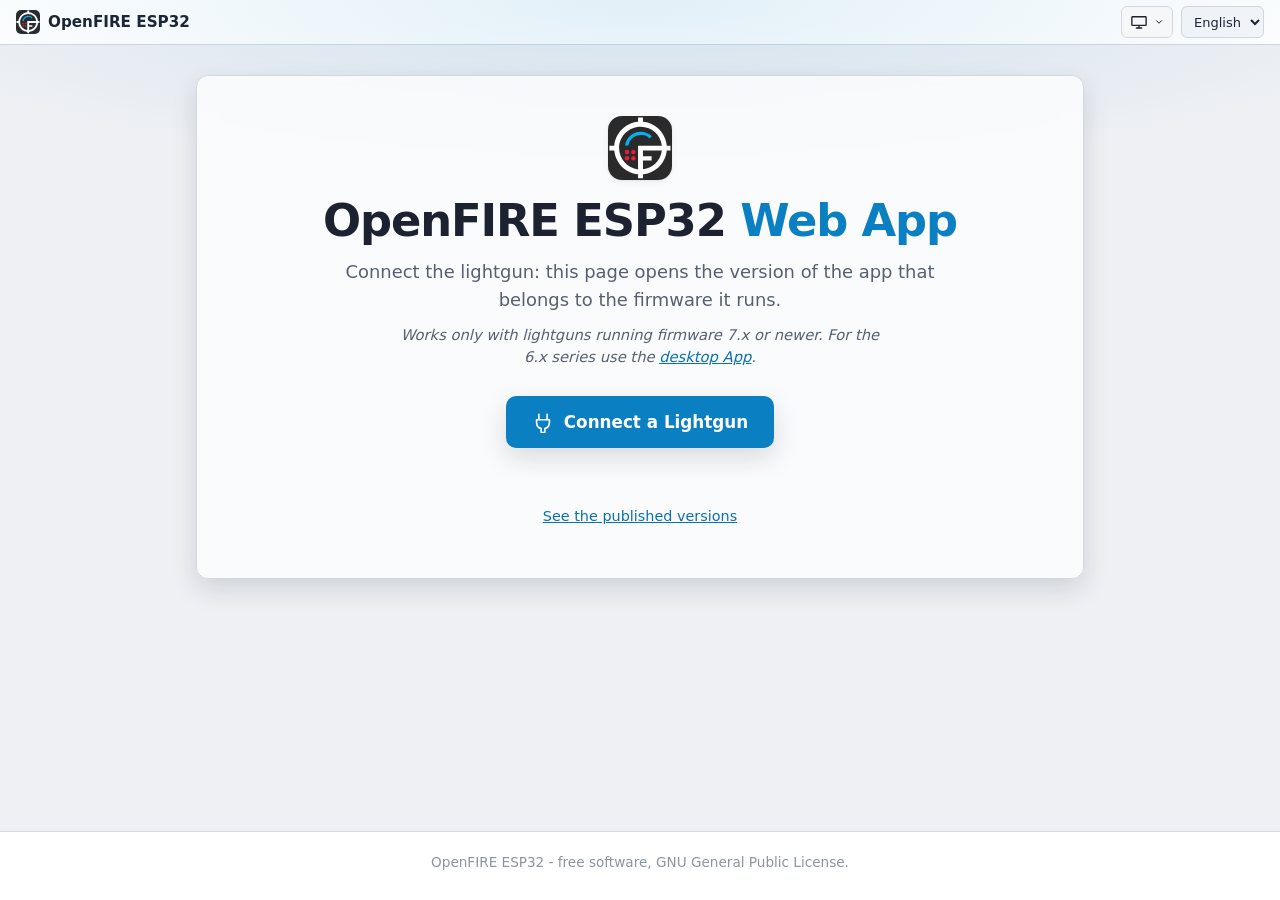
<file: lightgun/webapp/launcher/index.html>
<!DOCTYPE html>
<!--
    OpenFIRE Web App - home of the published site.

    Not the app: one button. It asks the lightgun which firmware it runs, looks that
    version up in versions.json and opens the app published for it (v/<version>/).
    The app itself never lives here - every version of it lives in its own folder.

    The look is the one of the project's home page (the "hub"): same colours, same
    top bar, same cards, so moving between the two does not feel like another site.

    The scripts between the markers are joined into launcher.js by
    scripts/webapp_build.py (python scripts/webapp_build.py launcher). The connection and
    the reading of the first packet are the same files the app uses, so there is one
    implementation of the protocol and not two.

    Served from webapp/launcher/ it also runs unbundled, for development.
-->
<html lang="en">
<head>
<meta charset="utf-8">
<meta name="viewport" content="width=device-width, initial-scale=1">
<title>OpenFIRE ESP32 Web App</title>
<meta name="description" content="OpenFIRE ESP32: the browser configuration app, in the version that belongs to your firmware.">
<meta name="color-scheme" content="light dark">
<link rel="icon" href="data:image/svg+xml,%3Csvg xmlns='http://www.w3.org/2000/svg' viewBox='0 0 90.691 90.691'%3E%3Crect width='90.691' height='90.691' ry='9.6' fill='%232a2a2a'/%3E%3Cg transform='translate(2,2)'%3E%3Cpath fill='%23fff' d='M86.6 40H81.3C79.6 22.2 65.4 7.9 47.6 6.3V0h-7V6.1C22.8 7.9 8.5 22.1 6.9 40h-7v7h7c1.7 17.8 15.9 32.1 33.7 33.7v5.6h7V80.7C65.4 79 79.7 64.8 81.3 47h5.3zm-72.9 3.5c0-16.8 13.6-30.4 30.4-30.4 16.8 0 28.4 11.8 30.2 26.9H40.6V73.7C25.5 72 13.7 59.1 13.7 43.5ZM47.6 73.6V60.9H59.8V55.2H47.6V46.9H74.3C72.7 60.9 61.6 72 47.6 73.6Z'/%3E%3C/g%3E%3C/svg%3E">
<style>
/*  I colori sono gli stessi della pagina iniziale del progetto e della web app di
    configurazione, così passare dall'una all'altra non sembra cambiare sito.     */
:root {
    color-scheme: light;
    --bg: #eef0f4;
    --surface: #ffffff;
    --surface-2: #f6f7f9;
    --surface-3: #e9ecf1;
    --border: #d3d8e0;
    --border-strong: #b9c0cc;
    --text: #1c2230;
    --muted: #556070;
    --faint: #8b94a3;
    --accent: #0a7fc2;
    --accent-soft: rgba(10, 127, 194, 0.12);
    --focus: 0 0 0 3px rgba(10, 127, 194, 0.35);
    --link: #0a6fb0;
    --danger: #b3261e;
    --shadow: 0 1px 2px rgba(20, 28, 45, 0.06), 0 2px 6px rgba(20, 28, 45, 0.06);
    --shadow-pop: 0 10px 30px rgba(20, 28, 45, 0.22);
    --card-lift: 0 10px 26px rgba(20, 28, 45, 0.14);
    /* Il vetro del pannello: la superficie del tema, ma semitrasparente, come
       sui pannelli della pagina degli strumenti. */
    --panel-glass: rgba(255, 255, 255, 0.72);
    --radius: 8px;
    --control-h: 32px;
    --font: system-ui, -apple-system, "Segoe UI", Roboto, "Helvetica Neue", Arial, sans-serif;
}
/* Le stesse variabili valgono in due casi: sistema scuro senza una scelta
   esplicita di chiaro, e scelta esplicita di scuro. In CSS puro i due
   selettori non si possono unire, quindi il blocco è ripetuto. */
@media (prefers-color-scheme: dark) {
    :root:not([data-theme="light"]) {
        color-scheme: dark;
        --bg: #14161b;
        --surface: #1d2027;
        --surface-2: #252932;
        --surface-3: #2d323c;
        --border: #363b47;
        --border-strong: #4a5160;
        --text: #e6e8ed;
        --muted: #a6aebb;
        --faint: #767f8f;
        --accent: #2fa6e4;
        --accent-soft: rgba(47, 166, 228, 0.16);
        --focus: 0 0 0 3px rgba(47, 166, 228, 0.4);
        --link: #8ab4f8;
        --danger: #f2b8b5;
        --shadow: 0 1px 2px rgba(0, 0, 0, 0.3), 0 2px 8px rgba(0, 0, 0, 0.25);
        --shadow-pop: 0 12px 34px rgba(0, 0, 0, 0.55);
        --card-lift: 0 12px 30px rgba(0, 0, 0, 0.5);
        --panel-glass: rgba(29, 32, 39, 0.72);
    }
}
:root[data-theme="dark"] {
    color-scheme: dark;
    --bg: #14161b;
    --surface: #1d2027;
    --surface-2: #252932;
    --surface-3: #2d323c;
    --border: #363b47;
    --border-strong: #4a5160;
    --text: #e6e8ed;
    --muted: #a6aebb;
    --faint: #767f8f;
    --accent: #2fa6e4;
    --accent-soft: rgba(47, 166, 228, 0.16);
    --focus: 0 0 0 3px rgba(47, 166, 228, 0.4);
    --link: #8ab4f8;
    --danger: #f2b8b5;
    --shadow: 0 1px 2px rgba(0, 0, 0, 0.3), 0 2px 8px rgba(0, 0, 0, 0.25);
    --shadow-pop: 0 12px 34px rgba(0, 0, 0, 0.55);
    --card-lift: 0 12px 30px rgba(0, 0, 0, 0.5);
    --panel-glass: rgba(29, 32, 39, 0.72);
}

/* ----- Base --------------------------------------------------------------------- */
* { box-sizing: border-box; }
body {
    margin: 0;
    min-height: 100vh;
    font-family: var(--font);
    background: var(--bg);
    color: var(--text);
    -webkit-text-size-adjust: 100%;
    display: flex;
    flex-direction: column;
}
/* Il bagliore sta sulla pagina, non dentro al pannello: cosi' resta dietro al
   vetro e ci si intravede attraverso. Lo stesso del flasher e degli strumenti. */
body::before {
    content: "";
    position: absolute;
    inset: 0 0 auto;
    height: 320px;
    background: radial-gradient(85% 75% at 50% 0%, var(--accent-soft), transparent 72%);
    pointer-events: none;
    z-index: 0;
}
a { color: var(--link); }
button, select { font: inherit; color: inherit; }
:focus-visible { outline: none; box-shadow: var(--focus); border-radius: 6px; }

.icon {
    width: 20px; height: 20px; flex: none;
    fill: none; stroke: currentColor; stroke-width: 1.8;
    stroke-linecap: round; stroke-linejoin: round;
}

/* ----- Barra superiore ----------------------------------------------------------- */
.topbar {
    display: flex; align-items: center; gap: 8px;
    padding: 6px 16px;
    background: var(--surface);
    border-bottom: 1px solid var(--border);
}
.topbar .spacer { flex: 1; }
/* I comandi stanno su una riga flex: così restano allineati fra loro e
   distanziati. Impilati in linea si allineerebbero alla base del testo, e il
   menu del tema finirebbe più in alto del selettore della lingua. */
.topbar .controls { display: flex; align-items: center; gap: 8px; }
.brand { display: flex; align-items: center; gap: 8px; min-width: 0; }
.brand svg { width: 24px; height: 24px; display: block; border-radius: 5px; }
.brand-name { font-weight: 600; font-size: 0.95rem; white-space: nowrap; }
/* Il marchio in alto a sinistra riporta alla pagina iniziale del progetto. */
a.brand { text-decoration: none; color: inherit; border-radius: 6px; }
a.brand:hover .brand-name { color: var(--accent); }

.control {
    height: var(--control-h);
    display: inline-flex; align-items: center; gap: 6px;
    padding: 0 8px;
    background: var(--surface-2);
    border: 1px solid var(--border);
    border-radius: 6px;
    cursor: pointer;
    white-space: nowrap;
}
.control:hover { background: var(--surface-3); border-color: var(--border-strong); }
select.control { padding-right: 4px; min-height: 30px; font-size: 13px; }
.control .icon { width: 18px; height: 18px; }
.theme-button .caret { width: 10px; height: 10px; stroke-width: 2.4; }

.theme-wrap { position: relative; display: flex; }
.theme-menu {
    position: absolute; right: 0; top: calc(100% + 4px);
    min-width: 172px; padding: 4px;
    background: var(--surface);
    border: 1px solid var(--border-strong);
    border-radius: var(--radius);
    box-shadow: var(--shadow-pop);
    display: none; flex-direction: column; gap: 2px;
    z-index: 5;
}
.theme-menu[data-open="true"] { display: flex; }
.theme-menu button {
    display: flex; align-items: center; gap: 8px;
    width: 100%; padding: 7px 10px;
    background: none; border: 0; border-radius: 6px;
    text-align: left; cursor: pointer; font-size: 14px;
}
.theme-menu button:hover { background: var(--accent-soft); }
.theme-menu button[aria-checked="true"] { color: var(--accent); font-weight: 600; }
.theme-menu .tick { margin-left: auto; width: 16px; height: 16px; opacity: 0; }
.theme-menu button[aria-checked="true"] .tick { opacity: 1; }

/* ----- Impaginazione ------------------------------------------------------------- */
main { flex: 1; width: 100%; max-width: 920px; margin: 0 auto; padding: 30px 16px 48px; }

/* Il pannello di vetro che raccoglie tutta la pagina. E' posizionato perche'
   deve stare sopra al bagliore, non sotto. */
.panel {
    position: relative;
    background: var(--panel-glass);
    backdrop-filter: blur(12px);
    -webkit-backdrop-filter: blur(12px);
    border: 1px solid var(--border);
    border-radius: 12px;
    box-shadow: var(--card-lift);
    padding: 0 28px 24px;
}

/* ----- Apertura ------------------------------------------------------------------ */
.hero { padding: 40px 0 30px; text-align: center; position: relative; }
.hero-mark {
    position: relative;
    width: 64px; height: 64px; margin: 0 auto 16px;
    border-radius: 14px; overflow: hidden;
    box-shadow: var(--shadow);
}
.hero-mark svg { width: 100%; height: 100%; display: block; }
.hero h1 {
    margin: 0 0 12px; position: relative;
    font-size: clamp(1.9rem, 5.4vw, 2.8rem);
    line-height: 1.12; letter-spacing: -0.025em;
}
.hero h1 .accent { color: var(--accent); }
.hero p {
    margin: 0 auto; max-width: 58ch; position: relative;
    color: var(--muted); font-size: clamp(1rem, 2.2vw, 1.12rem); line-height: 1.55;
}
/* Con quale firmware funziona: detto piano, in corsivo, sotto al sottotitolo. */
.hero p.compat {
    margin: 10px auto 0; max-width: 52ch;
    font-style: italic; font-size: 0.92rem; line-height: 1.5;
}

/* ----- Il pulsante, e quel che ha da dire ---------------------------------------- */
.actions { position: relative; padding-top: 28px; }
.connect {
    display: inline-flex; align-items: center; gap: 10px;
    height: 52px; padding: 0 26px;
    font-size: 1.05rem; font-weight: 600;
    color: #fff; background: var(--accent);
    border: 0; border-radius: 10px; cursor: pointer;
    box-shadow: var(--card-lift);
    transition: transform 0.14s ease, filter 0.14s ease;
}
.connect:hover { filter: brightness(1.06); transform: translateY(-2px); }
.connect[disabled] { opacity: 0.6; cursor: default; filter: none; transform: none; }
.connect .icon { width: 22px; height: 22px; }

.state { margin: 18px auto 0; min-height: 1.5em; max-width: 52ch; color: var(--muted); line-height: 1.5; }
.state.bad { color: var(--danger); }

.more { margin-top: 18px; font-size: 0.9rem; }
.more button {
    background: none; border: 0; padding: 0;
    color: var(--link); cursor: pointer; text-decoration: underline;
}

/* ----- Le versioni pubblicate ---------------------------------------------------- */
.versions { display: none; padding-top: 6px; }
.versions.on { display: block; }
.versions h2 { margin: 0 0 6px; font-size: 1.15rem; letter-spacing: -0.01em; }
.versions > p { margin: 0 0 18px; color: var(--muted); font-size: 0.93rem; line-height: 1.55; }

/* ----- Riquadri ------------------------------------------------------------------ */
.cards { display: grid; grid-template-columns: 1fr; gap: 16px; }
@media (min-width: 720px) { .cards { grid-template-columns: repeat(2, 1fr); gap: 18px; } }
.card {
    display: flex; flex-direction: column; gap: 10px;
    padding: 20px;
    background: var(--surface);
    border: 1px solid var(--border);
    border-radius: 12px;
    box-shadow: var(--shadow);
    text-decoration: none; color: inherit;
    transition: transform 0.14s ease, box-shadow 0.14s ease, border-color 0.14s ease;
}
.card:hover, .card:focus-visible { transform: translateY(-3px); box-shadow: var(--card-lift); border-color: var(--accent); }
.card-top { display: flex; align-items: center; gap: 12px; }
.card-icon {
    width: 42px; height: 42px; flex: none; display: grid; place-items: center;
    border-radius: 10px; background: var(--accent-soft); color: var(--accent);
}
.card-icon .icon { width: 22px; height: 22px; stroke-width: 1.7; }
.card h2 { margin: 0; font-size: 1.08rem; line-height: 1.3; }
.card .tag {
    margin-left: auto; flex: none;
    padding: 3px 9px; border-radius: 999px;
    background: var(--accent-soft); color: var(--accent);
    font-size: 0.78rem; font-weight: 600;
}
.card-go { display: inline-flex; align-items: center; gap: 6px; color: var(--accent); font-size: 0.88rem; font-weight: 600; }
.card-go .icon { width: 15px; height: 15px; stroke-width: 2.2; transition: transform 0.14s ease; }
.card:hover .card-go .icon { transform: translateX(3px); }

/* ----- Piede ---------------------------------------------------------------------- */
footer {
    border-top: 1px solid var(--border);
    background: var(--surface);
    padding: 20px 16px 26px;
    text-align: center;
    color: var(--faint);
    font-size: 0.85rem;
    line-height: 1.6;
}
footer a { color: var(--link); text-decoration: none; }
footer a:hover { text-decoration: underline; }

@media (max-width: 560px) {
    .topbar { padding: 6px 10px; gap: 6px; }
    .brand-name { font-size: 0.88rem; }
    .hero { padding: 32px 0 24px; }
    main { padding: 20px 12px 36px; }
    .panel { padding: 0 16px 18px; }
}
@media (max-width: 420px) {
    .brand-name { display: none; }
}
@media (prefers-reduced-motion: reduce) {
    .card, .card-go .icon, .connect { transition: none; }
    .card:hover, .card:focus-visible, .connect:hover { transform: none; }
}
</style>
</head>
<body>

<header class="topbar">
    <a class="brand" id="brand-link" href="https://alessandro-satanassi.github.io/OpenFIRE-ESP32/">
        <svg xmlns="http://www.w3.org/2000/svg" viewBox="0 0 90.691 90.691" aria-hidden="true"><rect width="90.691" height="90.691" ry="9.6" fill="#2a2a2a"/><g transform="translate(2,2)"><path fill="#fff" d="M86.6 40H81.3C79.6 22.2 65.4 7.9 47.6 6.3V0h-7V6.1C22.8 7.9 8.5 22.1 6.9 40h-7v7h7c1.7 17.8 15.9 32.1 33.7 33.7v5.6h7V80.7C65.4 79 79.7 64.8 81.3 47h5.3zm-72.9 3.5c0-16.8 13.6-30.4 30.4-30.4 16.8 0 28.4 11.8 30.2 26.9H40.6V73.7C25.5 72 13.7 59.1 13.7 43.5ZM47.6 73.6V60.9H59.8V55.2H47.6V46.9H74.3C72.7 60.9 61.6 72 47.6 73.6Z"/><g fill="#ed1a3b"><circle cx="24.9" cy="49" r="3.1"/><circle cx="34" cy="49" r="3.1"/><circle cx="24.9" cy="57.8" r="3.1"/><circle cx="34" cy="57.8" r="3.1"/></g><path fill="#00b3f0" d="M44.3 20.2C33 20.2 23.6 28.7 22.2 39.7h4.7c1.3-8.4 8.6-14.9 17.4-14.9 8.8 0 9.1 1.8 12.5 5.2l3.3-3.3C55.9 22.5 50.3 20.2 44.4 20.2Z"/></g></svg>
        <span class="brand-name">OpenFIRE ESP32</span>
    </a>
    <span class="spacer"></span>
    <span class="controls"></span>
</header>

<main>
<div class="panel">
    <section class="hero">
        <div class="hero-mark">
            <svg xmlns="http://www.w3.org/2000/svg" viewBox="0 0 90.691 90.691" aria-hidden="true"><rect width="90.691" height="90.691" ry="9.6" fill="#2a2a2a"/><g transform="translate(2,2)"><path fill="#fff" d="M86.6 40H81.3C79.6 22.2 65.4 7.9 47.6 6.3V0h-7V6.1C22.8 7.9 8.5 22.1 6.9 40h-7v7h7c1.7 17.8 15.9 32.1 33.7 33.7v5.6h7V80.7C65.4 79 79.7 64.8 81.3 47h5.3zm-72.9 3.5c0-16.8 13.6-30.4 30.4-30.4 16.8 0 28.4 11.8 30.2 26.9H40.6V73.7C25.5 72 13.7 59.1 13.7 43.5ZM47.6 73.6V60.9H59.8V55.2H47.6V46.9H74.3C72.7 60.9 61.6 72 47.6 73.6Z"/><g fill="#ed1a3b"><circle cx="24.9" cy="49" r="3.1"/><circle cx="34" cy="49" r="3.1"/><circle cx="24.9" cy="57.8" r="3.1"/><circle cx="34" cy="57.8" r="3.1"/></g><path fill="#00b3f0" d="M44.3 20.2C33 20.2 23.6 28.7 22.2 39.7h4.7c1.3-8.4 8.6-14.9 17.4-14.9 8.8 0 9.1 1.8 12.5 5.2l3.3-3.3C55.9 22.5 50.3 20.2 44.4 20.2Z"/></g></svg>
        </div>
        <h1>OpenFIRE ESP32 <span class="accent">Web App</span></h1>
        <p id="lead"></p>
        <p class="compat" id="compat"></p>

        <div class="actions">
            <button class="connect" id="connect" type="button">
                <svg class="icon" viewBox="0 0 24 24" aria-hidden="true"><path d="M7.5 3.5v6M16.5 3.5v6M5 9.5h14v3a7 7 0 0 1-5 6.7v4.3h-4V19.2a7 7 0 0 1-5-6.7z"/></svg>
                <span id="connect-label"></span>
            </button>

            <div class="state" id="state" role="status" aria-live="polite"></div>
            <div class="more"><button type="button" id="show-versions"></button></div>
        </div>
    </section>

    <section class="versions" id="versions">
        <h2 id="versions-title"></h2>
        <p id="versions-lead"></p>
        <div class="cards" id="versions-list"></div>
    </section>
</div>
</main>

<footer><div id="footer"></div></footer>

<!-- OF:SCRIPTS  (joined in this order into launcher.js by scripts/webapp_build.py) -->
<script src="../boards/OpenFIREshared.js"></script>
<script src="../js/core/transport.js"></script>
<script src="../js/core/protocol.js"></script>
<script src="launcher.js"></script>
<!-- /OF:SCRIPTS -->
</body>
</html>
</file>
